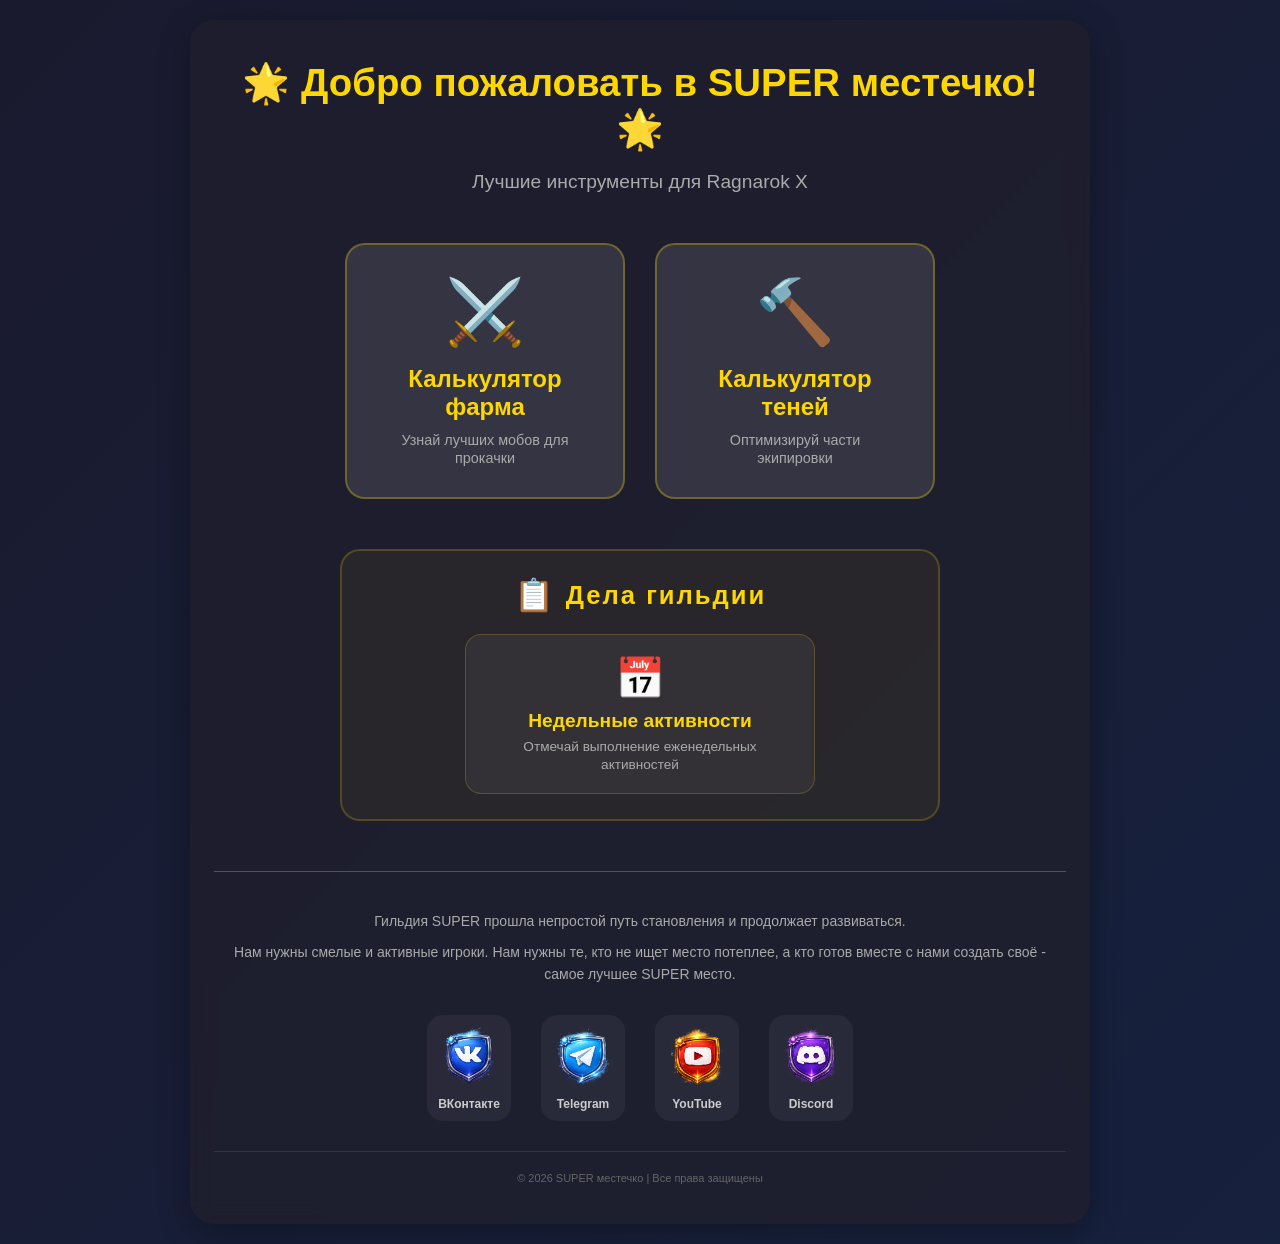
<file: index.html>
<!DOCTYPE html>
<html lang="ru">
<head>
    <link rel="icon" type="image/png" href="favicon.png">
    <meta charset="UTF-8">
    <meta name="viewport" content="width=device-width, initial-scale=1.0">
    <title>SUPER местечко - ROX Tools</title>
    <link rel="stylesheet" href="style.css">
</head>
<body>
    <div class="container hero">
        <h1>🌟 Добро пожаловать в SUPER местечко! 🌟</h1>
        <p class="subtitle">Лучшие инструменты для Ragnarok X</p>
        
        <div class="hero-buttons">
            <a href="farm.html" class="hero-btn farm-btn">
                <span class="btn-icon">⚔️</span>
                <span class="btn-title">Калькулятор фарма</span>
                <span class="btn-desc">Узнай лучших мобов для прокачки</span>
            </a>
            <a href="shadow.html" class="hero-btn shadow-btn">
                <span class="btn-icon">🔨</span>
                <span class="btn-title">Калькулятор теней</span>
                <span class="btn-desc">Оптимизируй части экипировки</span>
            </a>
        </div>
        
        <!-- Новая секция - Дела гильдии -->
        <div class="guild-section">
            <div class="guild-header">
                <span class="guild-icon">📋</span>
                <span class="guild-title">Дела гильдии</span>
            </div>
            <div class="guild-links">
                <a href="week/week.html" class="guild-btn">
                    <span class="guild-btn-icon">📅</span>
                    <span class="guild-btn-title">Недельные активности</span>
                    <span class="guild-btn-desc">Отмечай выполнение еженедельных активностей</span>
                </a>
            </div>
        </div>
        
        <footer class="hero-footer">
            <div class="footer-text">
                <p>Гильдия SUPER прошла непростой путь становления и продолжает развиваться.</p>
                <p>Нам нужны смелые и активные игроки. Нам нужны те, кто не ищет место потеплее, а кто готов вместе с нами создать своё - самое лучшее SUPER место.</p>
            </div>
            
            <div class="social-links">
                <a href="https://vk.com/super_rox" target="_blank" class="social-link">
                    <img src="img/vk.png" alt="VK" class="social-icon">
                    <span>ВКонтакте</span>
                </a>
                <a href="https://t.me/SUPERguildRO" target="_blank" class="social-link">
                    <img src="img/tg.png" alt="Telegram" class="social-icon">
                    <span>Telegram</span>
                </a>
                <a href="https://www.youtube.com/EzyGames" target="_blank" class="social-link">
                    <img src="img/yt.png" alt="YouTube" class="social-icon">
                    <span>YouTube</span>
                </a>
                <a href="https://discord.gg/63xw9FbPA7" target="_blank" class="social-link">
                    <img src="img/ds.png" alt="Discord" class="social-icon">
                    <span>Discord</span>
                </a>
            </div>
            
            <div class="footer-copyright">
                <p>© 2026 SUPER местечко | Все права защищены</p>
            </div>
        </footer>
    </div>
</body>
</html>
</file>
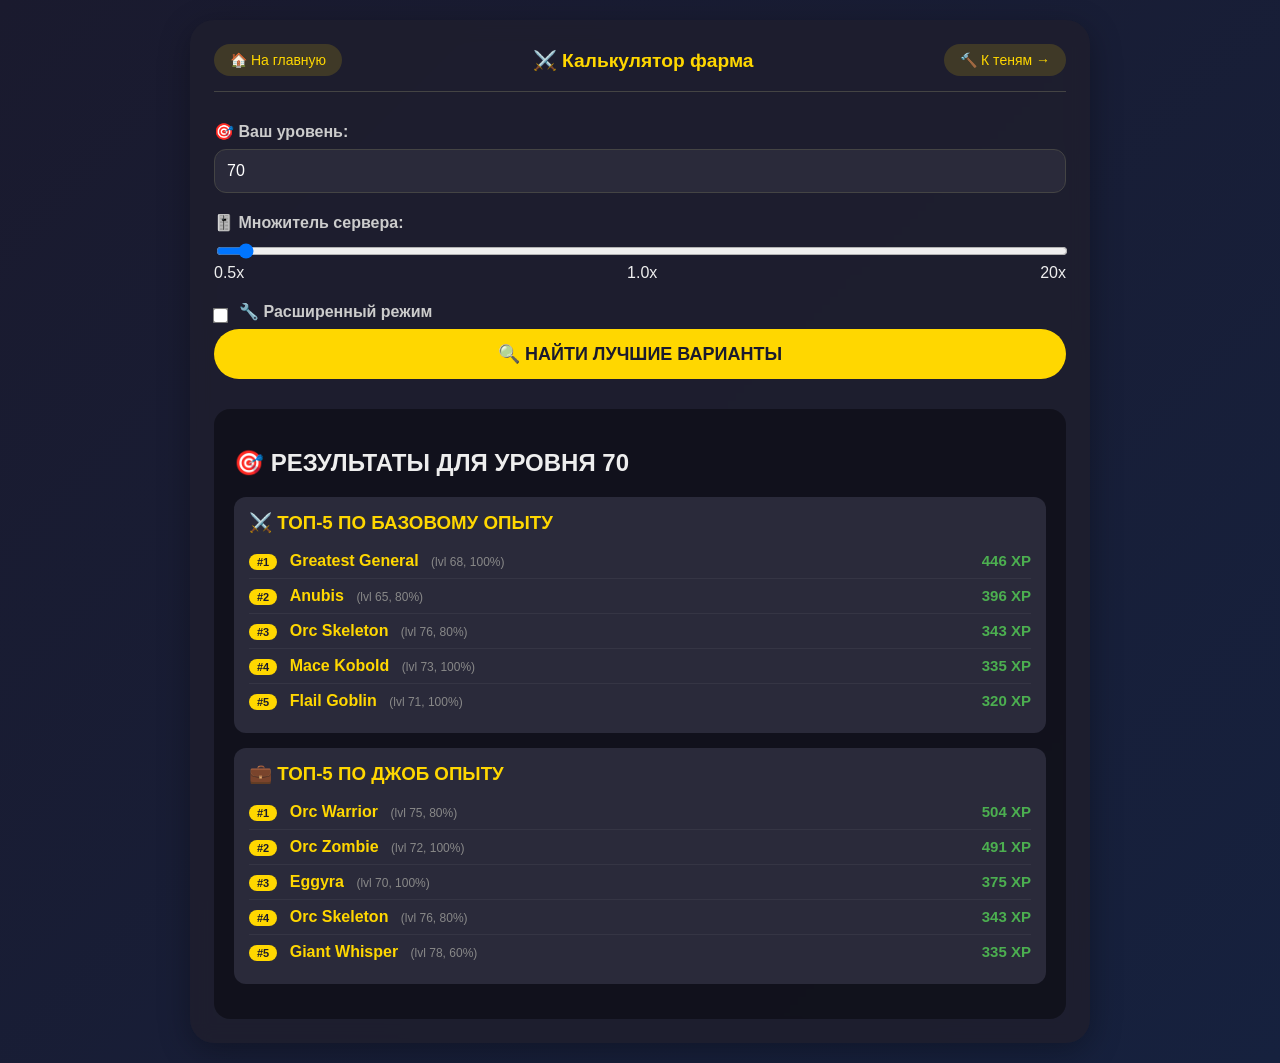
<file: farm.html>
<!DOCTYPE html>
<html lang="ru">
<head>
    <link rel="icon" type="image/png" href="favicon.png">
    <meta charset="UTF-8">
    <meta name="viewport" content="width=device-width, initial-scale=1.0">
    <title>Калькулятор фарма - SUPER местечко</title>
    <link rel="stylesheet" href="style.css">
</head>
<body>
    <div class="container">
        <div class="nav-bar">
            <a href="index.html" class="home-btn">🏠 На главную</a>
            <span class="page-title">⚔️ Калькулятор фарма</span>
            <a href="shadow.html" class="switch-btn">🔨 К теням →</a>
        </div>
        
        <div class="input-group">
            <label>🎯 Ваш уровень:</label>
            <input type="number" id="playerLevel" value="70" min="1" max="150">
        </div>
        
        <div class="input-group">
            <label>🎚️ Множитель сервера:</label>
            <input type="range" id="serverBonus" min="0.5" max="20" step="0.1" value="1.0">
            <div class="flex-between">
                <span>0.5x</span>
                <span id="serverBonusValue">1.0x</span>
                <span>20x</span>
            </div>
        </div>
        
        <div class="switch">
            <input type="checkbox" id="advancedMode">
            <label>🔧 Расширенный режим</label>
        </div>
        
        <div id="advancedPanel" class="advanced-panel">
            <!-- Выбор моба -->
            <div class="row">
                <div class="input-group">
                    <label>📏 Размер моба:</label>
                    <select id="monsterSize">
                        <option value="small">Маленький [S]</option>
                        <option value="medium" selected>Средний [M]</option>
                        <option value="large">Большой [L]</option>
                    </select>
                </div>
                <div class="input-group">
                    <label>👾 Моб:</label>
                    <select id="monsterSelect">
                        <option value="">Загружаем...</option>
                    </select>
                </div>
            </div>
            
            <!-- Параметры пати -->
            <div class="row">
                <div class="input-group">
                    <label>👥 Человек в пати:</label>
                    <select id="partySize">
                        <option value="1">1</option>
                        <option value="2">2</option>
                        <option value="3">3</option>
                        <option value="4">4</option>
                        <option value="5" selected>5</option>
                    </select>
                </div>
                <div class="input-group">
                    <label>🎭 Разных классов в пати:</label>
                    <select id="classVariety">
                        <option value="1">1</option>
                        <option value="2">2</option>
                        <option value="3">3</option>
                        <option value="4">4</option>
                        <option value="5">5</option>
                    </select>
                </div>
            </div>
            
            <div class="input-group">
                <label>⏱️ Время на убийство моба (сек):</label>
                <input type="number" id="killTime" min="0.1" step="0.1" value="5.0">
                <div class="odin-info">
                    💡 Если вы убиваете монстров в пати, то нужно посчитать. Например, если каждый из 5 членов группы убивает одного монстра за 3 секунды, то получается, что вы убиваете вместе одного моба за 0.6 сек.
                </div>
            </div>
        </div>
        
        <button id="calculateBtn" style="background: #ffd700;">🔍 НАЙТИ ЛУЧШИЕ ВАРИАНТЫ</button>
        
        <div id="results" class="results">
            <div style="text-align: center; color: #888;">Введите уровень и нажмите кнопку</div>
        </div>
    </div>

    <script src="farm.js"></script>
</body>
</html>
</file>
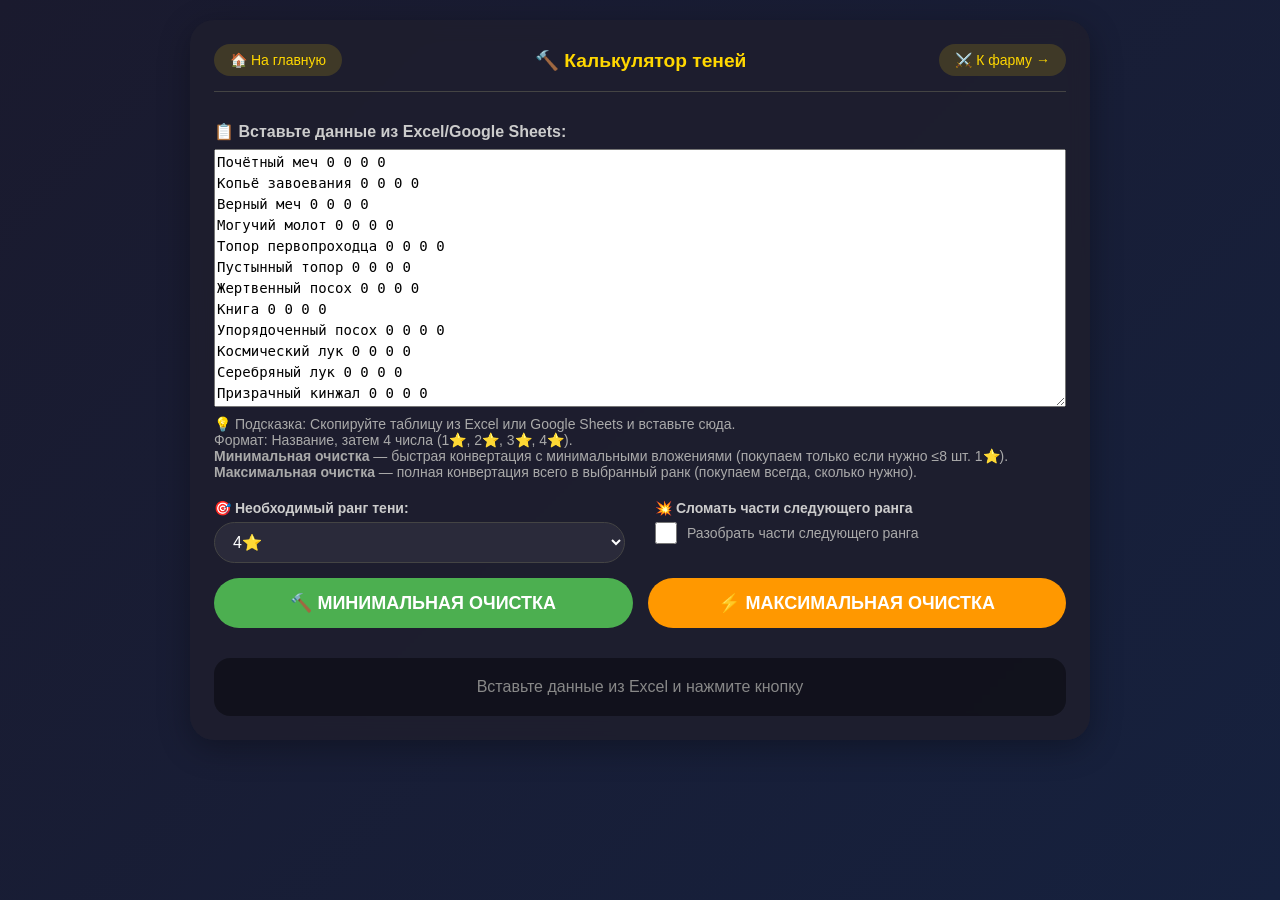
<file: shadow.html>
<!DOCTYPE html>
<html lang="ru">
<head>
    <link rel="icon" type="image/png" href="favicon.png">
    <meta charset="UTF-8">
    <meta name="viewport" content="width=device-width, initial-scale=1.0">
    <title>Калькулятор теней - SUPER местечко</title>
    <link rel="stylesheet" href="style.css">
</head>
<body>
    <div class="container">
        <div class="nav-bar">
            <a href="index.html" class="home-btn">🏠 На главную</a>
            <span class="page-title">🔨 Калькулятор теней</span>
            <a href="farm.html" class="switch-btn">⚔️ К фарму →</a>
        </div>
        
        <div class="input-group">
            <label>📋 Вставьте данные из Excel/Google Sheets:</label>
            <textarea id="dataInput" rows="12"></textarea>
            <div class="odin-info">
                💡 Подсказка: Скопируйте таблицу из Excel или Google Sheets и вставьте сюда.<br>
                Формат: Название, затем 4 числа (1⭐, 2⭐, 3⭐, 4⭐).<br>
                <strong>Минимальная очистка</strong> — быстрая конвертация с минимальными вложениями (покупаем только если нужно ≤8 шт. 1⭐).<br>
                <strong>Максимальная очистка</strong> — полная конвертация всего в выбранный ранк (покупаем всегда, сколько нужно).
            </div>
        </div>
        
        <div class="controls-row">
            <div class="controls-top">
                <div class="rank-selector">
                    <label for="targetRank">🎯 Необходимый ранг тени:</label>
                    <select id="targetRank">
                        <option value="2">2⭐</option>
                        <option value="3">3⭐</option>
                        <option value="4" selected>4⭐</option>
                    </select>
                </div>
                
                <div class="break-selector">
                    <label for="breakHigher">💥 Сломать части следующего ранга</label>
                    <div class="checkbox-wrapper">
                        <input type="checkbox" id="breakHigher">
                        <span>Разобрать части следующего ранга</span>
                    </div>
                </div>
            </div>
            
            <div class="controls-buttons">
                <button id="loadBtnMin" class="btn-min">🔨 МИНИМАЛЬНАЯ ОЧИСТКА</button>
                <button id="loadBtnFull" class="btn-full">⚡ МАКСИМАЛЬНАЯ ОЧИСТКА</button>
            </div>
        </div>
        
        <div id="craftResults" class="results">
            <div style="text-align: center; color: #888;">Вставьте данные из Excel и нажмите кнопку</div>
        </div>
    </div>

    <script src="shadow.js"></script>
    
    <script>
        // Автозаполнение текстового поля при загрузке
        document.addEventListener('DOMContentLoaded', async function() {
            try {
                const response = await fetch('shadow.json');
                const data = await response.json();
                const defaultText = data.items.map(item => `${item.name} 0 0 0 0`).join('\n');
                document.getElementById('dataInput').value = defaultText;
            } catch (e) {
                console.log('Не удалось загрузить shadow.json для автозаполнения');
            }
        });

        document.getElementById('loadBtnMin').addEventListener('click', () => {
            if (typeof window.loadDataMin === 'function') {
                const targetRank = parseInt(document.getElementById('targetRank').value);
                const breakHigher = document.getElementById('breakHigher').checked;
                window.loadDataMin(targetRank, breakHigher);
            } else {
                alert('Ошибка: калькулятор не загружен');
            }
        });
        
        document.getElementById('loadBtnFull').addEventListener('click', () => {
            if (typeof window.loadDataFull === 'function') {
                const targetRank = parseInt(document.getElementById('targetRank').value);
                const breakHigher = document.getElementById('breakHigher').checked;
                window.loadDataFull(targetRank, breakHigher);
            } else {
                alert('Ошибка: калькулятор не загружен');
            }
        });
    </script>
</body>
</html>
</file>
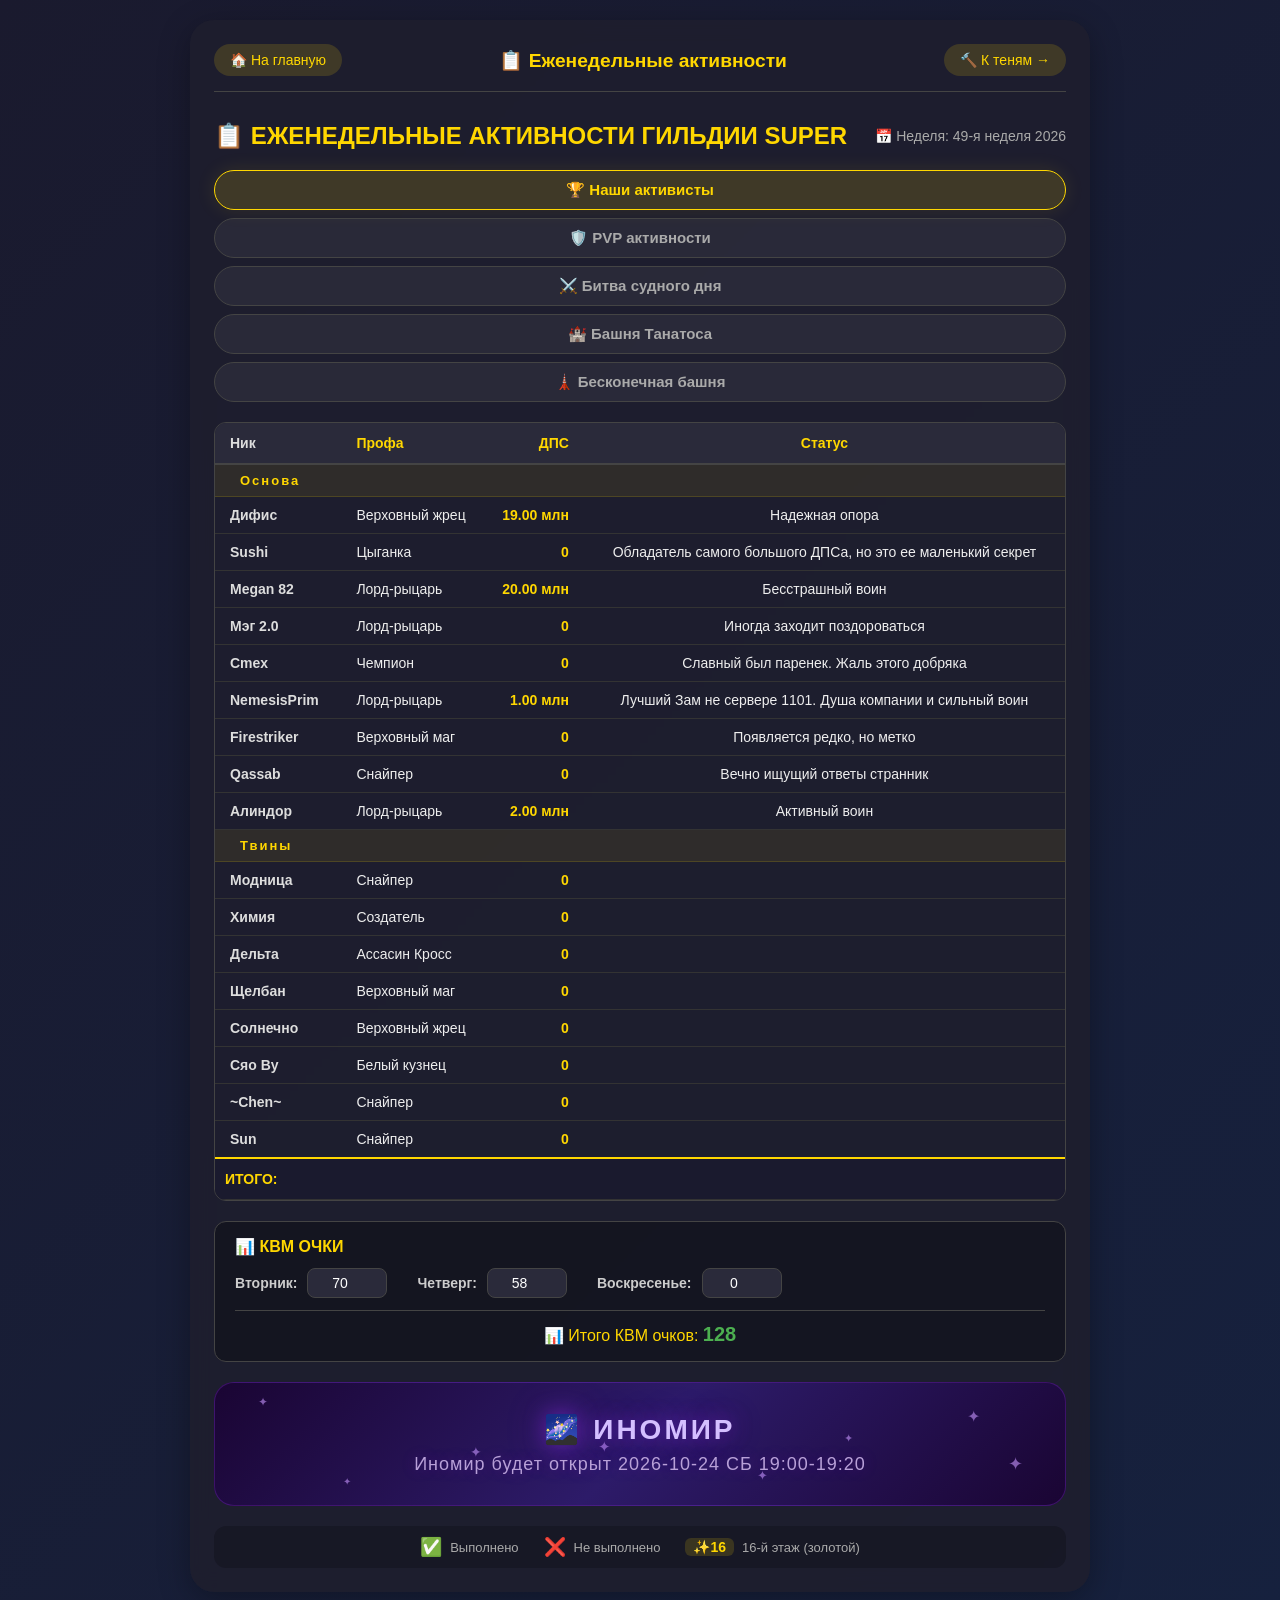
<file: week/week.html>
<!DOCTYPE html>
<html lang="ru">
<head>
    <link rel="icon" type="image/png" href="../favicon.png">
    <meta charset="UTF-8">
    <meta name="viewport" content="width=device-width, initial-scale=1.0">
    <title>Дела гильдии - SUPER местечко</title>
    <link rel="stylesheet" href="../style.css">
    <link rel="stylesheet" href="week.css">
</head>
<body>
    <div class="container">
        <div class="nav-bar">
            <a href="../index.html" class="home-btn">🏠 На главную</a>
            <span class="page-title">📋 Еженедельные активности</span>
            <a href="../shadow.html" class="switch-btn">🔨 К теням →</a>
        </div>

        <div class="week-header">
            <h1>📋 ЕЖЕНЕДЕЛЬНЫЕ АКТИВНОСТИ ГИЛЬДИИ SUPER</h1>
            <div class="week-controls">
                <div class="controls-left">
                    <button id="applyBtn" class="save-btn save-apply" style="display:none;">💾 Применить</button>
                </div>
                <div class="controls-right">
                    <span id="weekInfo" class="week-info">📅 Неделя: Загрузка...</span>
                </div>
            </div>
        </div>

        <!-- Вкладки -->
        <div class="tabs">
            <button class="tab-btn active" data-tab="activists">🏆 Наши активисты</button>
            <button class="tab-btn" data-tab="guild">🛡️ PVP активности</button>
            <button class="tab-btn" data-tab="doomsday">⚔️ Битва судного дня</button>
            <button class="tab-btn" data-tab="thanatos">🏰 Башня Танатоса</button>
            <button class="tab-btn" data-tab="tower">🗼 Бесконечная башня</button>
        </div>

        <!-- Контейнер для таблиц -->
        <div id="tableContainer">
            <div style="text-align: center; color: #888; padding: 40px;">Загрузка данных...</div>
        </div>

        <!-- КВМ Очки -->
        <div class="kvm-section">
            <h3>📊 КВМ ОЧКИ</h3>
            <div class="kvm-row">
                <div class="kvm-item">
                    <label>Вторник:</label>
                    <input type="number" id="kvmTuePoints" min="0" max="9999" value="0" oninput="updateKvmTotal()">
                </div>
                <div class="kvm-item">
                    <label>Четверг:</label>
                    <input type="number" id="kvmThuPoints" min="0" max="9999" value="0" oninput="updateKvmTotal()">
                </div>
                <div class="kvm-item">
                    <label>Воскресенье:</label>
                    <input type="number" id="kvmSunPoints" min="0" max="9999" value="0" oninput="updateKvmTotal()">
                </div>
            </div>
            <div class="kvm-total" id="kvmTotal">
                <span>📊 Итого КВМ очков: <strong id="kvmTotalSum">0</strong></span>
            </div>
        </div>

        <!-- Иномир -->
        <div class="otherworld-section">
            <div class="otherworld-cloud" id="otherworldCloud">
                <div class="particles">
                    <span class="particle">✦</span><span class="particle">✦</span>
                    <span class="particle">✦</span><span class="particle">✦</span>
                    <span class="particle">✦</span><span class="particle">✦</span>
                    <span class="particle">✦</span><span class="particle">✦</span>
                </div>
                <div class="otherworld-content">
                    <div class="otherworld-title" id="otherworldTitle">🌌 ИНОМИР</div>
                    <div class="otherworld-info" id="otherworldInfo">Набирает силы...</div>
                </div>
            </div>

            <!-- Редактор Иномира (только в dynamic) -->
            <div id="otherworldEditor" class="otherworld-editor" style="display:none;">
                <h3>⚙️ Настройка Иномира</h3>
                <div class="editor-row">
                    <label>Дата:</label>
                    <input type="date" id="owDate">
                </div>
                <div class="editor-row">
                    <label>День недели:</label>
                    <select id="owDay">
                        <option value="">—</option>
                        <option value="ПН">Понедельник</option>
                        <option value="ВТ">Вторник</option>
                        <option value="СР">Среда</option>
                        <option value="ЧТ">Четверг</option>
                        <option value="ПТ">Пятница</option>
                        <option value="СБ">Суббота</option>
                        <option value="ВС">Воскресенье</option>
                    </select>
                </div>
                <div class="editor-row">
                    <label>Время:</label>
                    <select id="owTime"></select>
                </div>
                <div class="editor-row">
                    <label>
                        <input type="checkbox" id="owActive"> Активно
                    </label>
                </div>
            </div>
        </div>

        <div class="legend">
            <span class="legend-item">
                <span class="legend-symbol symbol-ok">✅</span> Выполнено
            </span>
            <span class="legend-item">
                <span class="legend-symbol symbol-no">❌</span> Не выполнено
            </span>
            <span class="legend-item tower-legend">
                <span class="legend-symbol symbol-gold">✨16</span> 16-й этаж (золотой)
            </span>
        </div>
    </div>

    <script src="week.js"></script>
</body>
</html>
</file>
<file: style.css>
* {
    box-sizing: border-box;
}

body {
    font-family: -apple-system, BlinkMacSystemFont, 'Segoe UI', Roboto, sans-serif;
    background: linear-gradient(135deg, #1a1a2e 0%, #16213e 100%);
    min-height: 100vh;
    margin: 0;
    padding: 20px;
    color: #eee;
}

.container {
    max-width: 900px;
    margin: 0 auto;
    background: rgba(30, 30, 46, 0.9);
    border-radius: 24px;
    padding: 24px;
    backdrop-filter: blur(10px);
    box-shadow: 0 8px 32px rgba(0,0,0,0.3);
}

/* ========== ГЛАВНАЯ СТРАНИЦА ========== */
.hero {
    text-align: center;
    padding: 40px 24px;
}

.hero h1 {
    font-size: 2.4em;
    margin-bottom: 10px;
}

.subtitle {
    font-size: 1.2em;
    color: #aaa;
    margin-bottom: 50px;
}

.hero-buttons {
    display: flex;
    gap: 30px;
    justify-content: center;
    flex-wrap: wrap;
    margin-bottom: 50px;
}

.hero-btn {
    background: rgba(255, 255, 255, 0.1);
    border: 2px solid rgba(255, 215, 0, 0.3);
    border-radius: 20px;
    padding: 30px 40px;
    text-decoration: none;
    color: white;
    transition: all 0.3s ease;
    width: 280px;
    text-align: center;
}

.hero-btn:hover {
    transform: translateY(-5px);
    border-color: #ffd700;
    background: rgba(255, 215, 0, 0.1);
    box-shadow: 0 10px 30px rgba(255, 215, 0, 0.2);
}

.btn-icon {
    font-size: 4em;
    display: block;
    margin-bottom: 15px;
}

.btn-title {
    font-size: 1.5em;
    font-weight: bold;
    display: block;
    margin-bottom: 10px;
    color: #ffd700;
}

.btn-desc {
    font-size: 0.9em;
    color: #aaa;
}

.hero-footer {
    margin-top: 40px;
    padding-top: 20px;
    border-top: 1px solid #444;
    color: #666;
    font-size: 0.8em;
}

/* ========== НАВИГАЦИЯ ========== */
.nav-bar {
    display: flex;
    justify-content: space-between;
    align-items: center;
    margin-bottom: 30px;
    padding-bottom: 15px;
    border-bottom: 1px solid #444;
    flex-wrap: wrap;
    gap: 10px;
}

.home-btn, .switch-btn {
    background: rgba(255, 215, 0, 0.15);
    padding: 8px 16px;
    border-radius: 20px;
    text-decoration: none;
    color: #ffd700;
    font-size: 14px;
    transition: all 0.2s;
}

.home-btn:hover, .switch-btn:hover {
    background: rgba(255, 215, 0, 0.3);
}

.page-title {
    font-size: 1.2em;
    font-weight: bold;
    color: #ffd700;
}

/* ========== ОБЩИЕ СТИЛИ ========== */
h1 {
    text-align: center;
    margin-top: 0;
    color: #ffd700;
}

.input-group {
    margin-bottom: 20px;
}

label {
    display: block;
    margin-bottom: 8px;
    font-weight: bold;
    color: #ccc;
}

input, select {
    width: 100%;
    padding: 12px;
    border-radius: 12px;
    border: 1px solid #444;
    background: #2a2a3a;
    color: white;
    font-size: 16px;
}

input[type="range"] {
    padding: 0;
}

.row {
    display: flex;
    gap: 15px;
    flex-wrap: wrap;
}

.row > * {
    flex: 1;
}

.switch {
    display: flex;
    align-items: center;
    gap: 12px;
    cursor: pointer;
}

.switch input {
    width: auto;
    transform: scale(1.2);
    margin: 0;
}

.advanced-panel {
    display: none;
    margin-top: 20px;
    padding: 20px;
    background: rgba(0,0,0,0.3);
    border-radius: 16px;
}

.advanced-panel.show {
    display: block;
}

.results {
    margin-top: 30px;
    padding: 20px;
    background: rgba(0,0,0,0.4);
    border-radius: 16px;
}

.result-card {
    background: #2a2a3a;
    border-radius: 12px;
    padding: 15px;
    margin-bottom: 15px;
}

.result-card h3 {
    margin: 0 0 10px 0;
    color: #ffd700;
}

.monster-item, .craft-item {
    display: flex;
    justify-content: space-between;
    align-items: center;
    padding: 8px 0;
    border-bottom: 1px solid #444;
}

.monster-name, .craft-name {
    font-weight: bold;
}

.monster-exp, .craft-stats {
    color: #4caf50;
    font-weight: bold;
}

.monster-penalty {
    font-size: 12px;
    color: #888;
    margin-left: 8px;
}

button {
    background: #ffd700;
    color: #1a1a2e;
    border: none;
    padding: 14px 28px;
    border-radius: 40px;
    font-size: 18px;
    font-weight: bold;
    cursor: pointer;
    width: 100%;
    transition: transform 0.1s;
}

button:active {
    transform: scale(0.98);
}

.flex-between {
    display: flex;
    justify-content: space-between;
    align-items: center;
}

.odin-info {
    font-size: 14px;
    color: #aaa;
    margin-top: 5px;
}

.badge {
    background: #ffd700;
    color: #1a1a2e;
    padding: 2px 8px;
    border-radius: 20px;
    font-size: 11px;
    font-weight: bold;
    margin-right: 8px;
}

/* Увеличенные иконки в таблице */
.craft-img {
    width: 80px;
    text-align: center;
    padding: 8px;
}

.item-icon {
    width: 64px;
    height: 64px;
    object-fit: contain;
    border-radius: 12px;
    background: rgba(0,0,0,0.3);
    padding: 8px;
    transition: transform 0.2s;
}

.item-icon:hover {
    transform: scale(1.1);
}

/* Растянутое поле ввода */
#dataInput {
    width: 100%;
    font-family: monospace;
    font-size: 14px;
    line-height: 1.5;
    resize: vertical;
}

/* Детали конвертации */
.detail-row {
    background: rgba(0,0,0,0.2);
}

.detail-cell {
    padding: 10px !important;
}

.detail-steps {
    font-size: 12px;
    color: #aaa;
    padding: 8px;
    background: rgba(0,0,0,0.3);
    border-radius: 8px;
}

.detail-steps div {
    padding: 4px 0;
    font-family: monospace;
}

details summary {
    cursor: pointer;
    color: #ffd700;
    font-size: 12px;
}

details summary:hover {
    text-decoration: underline;
}

/* Увеличенные ячейки таблицы */
.craft-table th, .craft-table td {
    padding: 12px 8px;
    vertical-align: middle;
}

.craft-name {
    font-weight: bold;
    font-size: 14px;
}

.craft-orig, .craft-gain, .craft-need {
    text-align: center;
    font-size: 14px;
}

.craft-gain {
    color: #4caf50;
    font-weight: bold;
}

.craft-need {
    color: #ff9800;
    font-weight: bold;
}

.craft-total {
    color: #ffd700;
    font-weight: bold;
    font-size: 16px;
}

/* ========== ФУТЕР ========== */
.hero-footer {
    margin-top: 50px;
    padding-top: 30px;
    border-top: 1px solid rgba(255, 215, 0, 0.3);
}

.footer-text {
    text-align: center;
    margin-bottom: 30px;
    color: #aaa;
    font-size: 14px;
    line-height: 1.6;
}

.footer-text p {
    margin: 8px 0;
}

.social-links {
    display: flex;
    justify-content: center;
    gap: 30px;
    flex-wrap: wrap;
    margin-bottom: 30px;
}

.social-link {
    display: flex;
    flex-direction: column;
    align-items: center;
    gap: 8px;
    text-decoration: none;
    color: #ccc;
    transition: all 0.3s ease;
    padding: 10px;
    border-radius: 16px;
    background: rgba(255, 255, 255, 0.05);
    min-width: 80px;
}

.social-link:hover {
    transform: translateY(-5px);
    background: rgba(255, 215, 0, 0.15);
    color: #ffd700;
}

.social-icon {
    width: 64px;
    height: 64px;
    object-fit: contain;
    border-radius: 16px;
}

.social-link span {
    font-size: 12px;
    font-weight: bold;
}

.footer-copyright {
    text-align: center;
    color: #666;
    font-size: 11px;
    padding-top: 20px;
    border-top: 1px solid rgba(255, 255, 255, 0.1);
}

.footer-copyright p {
    margin: 0;
}

@media (max-width: 600px) {
    .social-links {
        gap: 15px;
    }
    .social-link {
        min-width: 60px;
        padding: 6px;
    }
    .social-icon {
        width: 48px;
        height: 48px;
    }
    .social-link span {
        font-size: 10px;
    }
    .footer-text {
        font-size: 12px;
    }
}

/* Подсветка строк с остатками */
.alert-row {
    background: rgba(255, 0, 0, 0.2) !important;
    border-left: 3px solid #ff4444;
}

.alert-row:hover {
    background: rgba(255, 0, 0, 0.3) !important;
}

/* Дополнительно: можно добавить иконку предупреждения */
.alert-row .craft-name::before {
    content: "⚠️ ";
    font-size: 14px;
}

/* Добавляем в конец файла style.css */

/* Новая верстка с выпадающим списком и чекбоксом */
.controls-row {
    display: flex;
    flex-direction: column;
    gap: 15px;
    margin: 15px 0;
}

.controls-top {
    display: flex;
    flex-wrap: wrap;
    gap: 30px;
    align-items: flex-start;
}

.controls-top .rank-selector {
    display: flex;
    flex-direction: column;
    gap: 6px;
    flex: 1 1 200px;
    min-width: 180px;
}

.controls-top .rank-selector label {
    margin: 0;
    font-weight: bold;
    color: #ccc;
    font-size: 14px;
}

.controls-top .rank-selector select {
    padding: 10px 14px;
    border-radius: 40px;
    border: 1px solid #444;
    background: #2a2a3a;
    color: white;
    font-size: 16px;
    cursor: pointer;
    width: 100%;
}

.controls-top .break-selector {
    display: flex;
    flex-direction: column;
    gap: 6px;
    flex: 1 1 200px;
    min-width: 180px;
}

.controls-top .break-selector label {
    margin: 0;
    font-weight: bold;
    color: #ccc;
    font-size: 14px;
}

.controls-top .break-selector .checkbox-wrapper {
    display: flex;
    align-items: center;
    gap: 10px;
}

.controls-top .break-selector input[type="checkbox"] {
    width: 22px;
    height: 22px;
    cursor: pointer;
    accent-color: #ffd700;
    flex: 0 0 auto;
    margin: 0;
}

.controls-top .break-selector .checkbox-wrapper span {
    color: #aaa;
    font-size: 14px;
}

.controls-buttons {
    display: flex;
    gap: 15px;
    flex-wrap: wrap;
}

.controls-buttons .btn-min {
    background: #4caf50;
    flex: 1 1 200px;
    min-width: 180px;
    padding: 14px 28px;
    border: none;
    border-radius: 40px;
    font-size: 18px;
    font-weight: bold;
    cursor: pointer;
    color: white;
    transition: transform 0.1s;
}

.controls-buttons .btn-min:hover {
    opacity: 0.9;
}

.controls-buttons .btn-full {
    background: #ff9800;
    flex: 1 1 200px;
    min-width: 180px;
    padding: 14px 28px;
    border: none;
    border-radius: 40px;
    font-size: 18px;
    font-weight: bold;
    cursor: pointer;
    color: white;
    transition: transform 0.1s;
}

.controls-buttons .btn-full:hover {
    opacity: 0.9;
}

.controls-buttons button:active {
    transform: scale(0.98);
}

/* Адаптация для мобильных устройств */
@media (max-width: 600px) {
    .controls-top {
        flex-direction: column;
        gap: 15px;
    }
    
    .controls-top .rank-selector,
    .controls-top .break-selector {
        flex: 1 1 auto;
        min-width: unset;
        width: 100%;
    }
    
    .controls-buttons {
        flex-direction: column;
    }
    
    .controls-buttons .btn-min,
    .controls-buttons .btn-full {
        flex: 1 1 auto;
        min-width: unset;
        width: 100%;
    }
}
/* Стили для расширенного режима */
#advancedPanel .row {
    display: flex;
    gap: 15px;
    flex-wrap: wrap;
}

#advancedPanel .row > * {
    flex: 1;
    min-width: 150px;
}

#advancedPanel select,
#advancedPanel input[type="number"] {
    width: 100%;
    padding: 10px 14px;
    border-radius: 12px;
    border: 1px solid #444;
    background: #2a2a3a;
    color: white;
    font-size: 15px;
}

#advancedPanel .odin-info {
    font-size: 13px;
    color: #aaa;
    margin-top: 8px;
    padding: 10px;
    background: rgba(0,0,0,0.2);
    border-radius: 8px;
    border-left: 3px solid #ffd700;
}

/* Результаты в расширенном режиме */
.result-card .monster-item {
    display: flex;
    justify-content: space-between;
    align-items: center;
    padding: 8px 0;
    border-bottom: 1px solid rgba(255,255,255,0.05);
}

.result-card .monster-item:last-child {
    border-bottom: none;
}

.result-card .monster-name {
    font-weight: bold;
    color: #ffd700;
}

.result-card .monster-exp {
    color: #4caf50;
    font-weight: bold;
    font-size: 15px;
}

.result-card .monster-penalty {
    font-size: 12px;
    color: #888;
    margin-left: 8px;
}

/* Поля ввода в результатах */
#results .input-group {
    margin-bottom: 12px;
}

#results .input-group label {
    font-size: 14px;
    color: #aaa;
    margin-bottom: 4px;
}

#results .input-group input {
    width: 100%;
    padding: 10px 14px;
    border-radius: 12px;
    border: 1px solid #444;
    background: #2a2a3a;
    color: white;
    font-size: 15px;
}

#results .input-group input:focus {
    outline: none;
    border-color: #ffd700;
}

/* Адаптация для мобильных */
@media (max-width: 600px) {
    #advancedPanel .row {
        flex-direction: column;
        gap: 10px;
    }
    
    #advancedPanel .row > * {
        min-width: unset;
    }
}

/* ========== СЕКЦИЯ "ДЕЛА ГИЛЬДИИ" НА ГЛАВНОЙ ========== */
.guild-section {
    margin: 30px auto 40px;
    max-width: 600px;
    background: rgba(255, 215, 0, 0.05);
    border: 2px solid rgba(255, 215, 0, 0.2);
    border-radius: 20px;
    padding: 25px 30px;
    transition: all 0.3s ease;
}

.guild-section:hover {
    border-color: rgba(255, 215, 0, 0.4);
    background: rgba(255, 215, 0, 0.08);
    box-shadow: 0 10px 30px rgba(255, 215, 0, 0.1);
}

.guild-header {
    display: flex;
    align-items: center;
    justify-content: center;
    gap: 12px;
    margin-bottom: 20px;
}

.guild-icon {
    font-size: 2em;
}

.guild-title {
    font-size: 1.6em;
    font-weight: bold;
    color: #ffd700;
    letter-spacing: 2px;
}

.guild-links {
    display: flex;
    justify-content: center;
}

.guild-btn {
    background: rgba(255, 255, 255, 0.05);
    border: 1px solid rgba(255, 215, 0, 0.2);
    border-radius: 16px;
    padding: 20px 30px;
    text-decoration: none;
    color: white;
    transition: all 0.3s ease;
    text-align: center;
    width: 100%;
    max-width: 350px;
}

.guild-btn:hover {
    transform: translateY(-3px);
    border-color: #ffd700;
    background: rgba(255, 215, 0, 0.1);
    box-shadow: 0 8px 25px rgba(255, 215, 0, 0.15);
}

.guild-btn-icon {
    font-size: 2.5em;
    display: block;
    margin-bottom: 8px;
}

.guild-btn-title {
    font-size: 1.2em;
    font-weight: bold;
    display: block;
    color: #ffd700;
    margin-bottom: 5px;
}

.guild-btn-desc {
    font-size: 0.85em;
    color: #aaa;
}

@media (max-width: 600px) {
    .guild-section {
        padding: 20px;
        margin: 20px 10px;
    }
    
    .guild-title {
        font-size: 1.3em;
    }
    
    .guild-btn {
        padding: 15px 20px;
    }
}
</file>
<file: week/week.css>
/* Стили для страницы недельных активностей */

.week-header {
    display: flex;
    justify-content: space-between;
    align-items: center;
    flex-wrap: wrap;
    gap: 15px;
    margin-bottom: 20px;
}

.week-header h1 {
    margin: 0;
    font-size: 1.5em;
    color: #ffd700;
}

.week-controls {
    display: flex;
    align-items: center;
    gap: 15px;
    flex-wrap: wrap;
}

.week-info {
    color: #aaa;
    font-size: 14px;
    white-space: nowrap;
}

/* Вкладки */
.tabs {
    display: flex;
    gap: 8px;
    margin: 15px 0 20px 0;
    flex-wrap: wrap;
}

.tab-btn {
    background: rgba(255, 255, 255, 0.05);
    color: #aaa;
    border: 1px solid #444;
    padding: 10px 24px;
    border-radius: 40px;
    font-size: 15px;
    font-weight: bold;
    cursor: pointer;
    transition: all 0.3s ease;
    white-space: nowrap;
}

.tab-btn:hover {
    background: rgba(255, 215, 0, 0.1);
    border-color: #ffd700;
}

.tab-btn.active {
    background: rgba(255, 215, 0, 0.15);
    color: #ffd700;
    border-color: #ffd700;
    box-shadow: 0 0 20px rgba(255, 215, 0, 0.1);
}

/* Таблица */
.week-table-wrapper {
    overflow-x: auto;
    margin: 15px 0;
    border-radius: 12px;
    border: 1px solid #444;
}

.week-table {
    width: 100%;
    border-collapse: collapse;
    font-size: 14px;
    min-width: 700px;
    user-select: none;
}

.week-table th {
    background: #2a2a3a;
    color: #ffd700;
    padding: 12px 10px;
    text-align: center;
    font-weight: bold;
    border-bottom: 2px solid #444;
    white-space: nowrap;
}

.week-table td {
    padding: 10px 8px;
    text-align: center;
    border-bottom: 1px solid #333;
    vertical-align: middle;
}

/* Заголовки групп */
.week-table .group-header td {
    background: rgba(255, 215, 0, 0.08);
    color: #ffd700;
    font-weight: bold;
    padding: 8px 10px;
    text-align: left;
    font-size: 13px;
    letter-spacing: 2px;
    border-bottom: 1px solid rgba(255, 215, 0, 0.15);
}

.week-table .group-header .group-name {
    display: inline-block;
    padding-left: 15px;
}

.week-table .group-header .group-controls {
    float: right;
    display: flex;
    align-items: center;
    gap: 10px;
}

.week-table .group-header .group-controls .add-input {
    padding: 4px 10px;
    border-radius: 6px;
    border: 1px solid #444;
    background: #2a2a3a;
    color: white;
    font-size: 12px;
    width: 130px;
}

.week-table .group-header .group-controls .add-input:focus {
    outline: none;
    border-color: #ffd700;
}

.week-table .group-header .group-controls .add-btn {
    background: #4caf50;
    color: white;
    border: none;
    padding: 4px 14px;
    border-radius: 6px;
    font-size: 12px;
    font-weight: bold;
    cursor: pointer;
    transition: opacity 0.2s;
}

.week-table .group-header .group-controls .add-btn:hover {
    opacity: 0.85;
}

.week-table .col-nick {
    text-align: left;
    padding-left: 15px;
    font-weight: bold;
    color: #ddd;
    white-space: nowrap;
    min-width: 120px;
}

/* Статусы */
.week-table .col-status {
    text-align: center;
    font-size: 20px;
    cursor: pointer;
    min-width: 50px;
    transition: opacity 0.2s;
    user-select: none;
    -webkit-user-select: none;
    -moz-user-select: none;
    -ms-user-select: none;
}

.week-table .col-status:hover {
    opacity: 0.7;
}

.week-table .col-status.status-0 {
    color: #ff4444;
}

.week-table .col-status.status-1 {
    color: #4caf50;
}

/* Башня - специальные стили для чисел */
.week-table .col-tower {
    text-align: center;
    font-size: 18px;
    font-weight: bold;
    cursor: pointer;
    min-width: 50px;
    user-select: none;
    -webkit-user-select: none;
    -moz-user-select: none;
    -ms-user-select: none;
    transition: opacity 0.2s;
}

.week-table .col-tower:hover {
    opacity: 0.7;
}

.week-table .col-tower.tower-no {
    color: #ff4444;
}

.week-table .col-tower.tower-wait {
    color: #ff9800;
}

.week-table .col-tower.tower-normal {
    color: #4caf50;
}

.week-table .col-tower.tower-gold {
    color: #ffd700;
    background: rgba(255, 215, 0, 0.15);
    border-radius: 8px;
    text-shadow: 0 0 20px rgba(255, 215, 0, 0.3);
    font-size: 20px;
}

.week-table .col-prof {
    text-align: left;
    padding-left: 10px;
    min-width: 80px;
}

.week-table .col-prof input {
    background: transparent;
    border: 1px solid #444;
    color: white;
    padding: 4px 8px;
    border-radius: 6px;
    width: 100%;
    max-width: 100px;
    font-size: 13px;
}

.week-table .col-prof input:focus {
    outline: none;
    border-color: #ffd700;
}

/* Строка итогов */
.week-table .total-row td {
    background: #1a1a2e;
    color: #ffd700;
    font-weight: bold;
    padding: 12px 10px;
    border-top: 2px solid #ffd700;
}

.week-table .total-row .col-nick {
    color: #ffd700;
}

/* КВМ Секция */
.kvm-section {
    margin: 20px 0;
    padding: 15px 20px;
    background: rgba(0,0,0,0.3);
    border-radius: 12px;
    border: 1px solid #444;
}

.kvm-section h3 {
    margin: 0 0 12px 0;
    color: #ffd700;
    font-size: 16px;
}

.kvm-row {
    display: flex;
    gap: 30px;
    flex-wrap: wrap;
}

.kvm-item {
    display: flex;
    align-items: center;
    gap: 10px;
}

.kvm-item label {
    color: #ccc;
    font-weight: bold;
    font-size: 14px;
    margin: 0;
}

.kvm-item input {
    width: 80px;
    padding: 6px 10px;
    border-radius: 8px;
    border: 1px solid #444;
    background: #2a2a3a;
    color: white;
    font-size: 14px;
    text-align: center;
}

.kvm-item input:focus {
    outline: none;
    border-color: #ffd700;
}

.kvm-total {
    margin-top: 12px;
    padding-top: 12px;
    border-top: 1px solid #444;
    text-align: center;
    font-size: 16px;
    color: #ffd700;
}

.kvm-total strong {
    font-size: 20px;
    color: #4caf50;
}

/* Иномир */
.otherworld-section {
    margin: 20px 0;
}

.otherworld-cloud {
    position: relative;
    padding: 30px 40px;
    border-radius: 20px;
    background: linear-gradient(135deg, #1a0533, #2d1b69, #1a0533);
    background-size: 200% 200%;
    animation: cloudPulse 4s ease-in-out infinite;
    text-align: center;
    overflow: hidden;
    border: 1px solid rgba(138, 43, 226, 0.3);
    min-height: 120px;
    display: flex;
    align-items: center;
    justify-content: center;
}

@keyframes cloudPulse {
    0% { background-position: 0% 50%; }
    50% { background-position: 100% 50%; }
    100% { background-position: 0% 50%; }
}

.otherworld-cloud .particles {
    position: absolute;
    top: 0;
    left: 0;
    width: 100%;
    height: 100%;
    pointer-events: none;
    overflow: hidden;
}

.otherworld-cloud .particle {
    position: absolute;
    color: rgba(200, 150, 255, 0.6);
    font-size: 14px;
    animation: particleFloat 6s ease-in-out infinite;
}

.particle:nth-child(1) { top: 10%; left: 5%; animation-delay: 0s; font-size: 12px; }
.particle:nth-child(2) { top: 20%; right: 10%; animation-delay: 0.8s; font-size: 16px; }
.particle:nth-child(3) { bottom: 15%; left: 15%; animation-delay: 1.6s; font-size: 10px; }
.particle:nth-child(4) { bottom: 25%; right: 5%; animation-delay: 2.4s; font-size: 18px; }
.particle:nth-child(5) { top: 50%; left: 30%; animation-delay: 3.2s; font-size: 14px; }
.particle:nth-child(6) { top: 40%; right: 25%; animation-delay: 0.4s; font-size: 11px; }
.particle:nth-child(7) { bottom: 40%; left: 45%; animation-delay: 1.2s; font-size: 15px; }
.particle:nth-child(8) { top: 70%; right: 35%; animation-delay: 2.0s; font-size: 13px; }

@keyframes particleFloat {
    0%, 100% { transform: translateY(0px) scale(1); opacity: 0.6; }
    25% { transform: translateY(-10px) scale(1.2); opacity: 1; }
    50% { transform: translateY(5px) scale(0.8); opacity: 0.8; }
    75% { transform: translateY(-5px) scale(1.1); opacity: 0.9; }
}

.otherworld-content {
    position: relative;
    z-index: 1;
}

.otherworld-title {
    font-size: 28px;
    font-weight: bold;
    color: #d4bfff;
    text-shadow: 0 0 20px rgba(138, 43, 226, 0.5), 0 0 40px rgba(138, 43, 226, 0.3);
    letter-spacing: 3px;
    margin-bottom: 8px;
}

.otherworld-info {
    font-size: 18px;
    color: #b8a0d8;
    text-shadow: 0 0 15px rgba(138, 43, 226, 0.3);
    letter-spacing: 1px;
}

/* Легенда */
.legend {
    display: flex;
    justify-content: center;
    gap: 25px;
    flex-wrap: wrap;
    margin-top: 20px;
    padding: 12px;
    background: rgba(0,0,0,0.2);
    border-radius: 12px;
}

.legend-item {
    display: flex;
    align-items: center;
    gap: 8px;
    color: #aaa;
    font-size: 13px;
}

.legend-symbol {
    font-size: 18px;
    line-height: 1;
}

.legend-symbol.symbol-ok {
    color: #4caf50;
}

.legend-symbol.symbol-no {
    color: #ff4444;
}

.legend-symbol.symbol-gold {
    color: #ffd700;
    background: rgba(255, 215, 0, 0.15);
    padding: 2px 8px;
    border-radius: 6px;
    font-weight: bold;
    font-size: 14px;
}

/* ===== Кнопка «Применить» ===== */
.save-apply {
    background: #4caf50;
    color: white;
}

/* ===== Кнопка «Исключить» в таблице ===== */
.col-remove {
    text-align: center;
    width: 60px;
}

.remove-btn {
    background: #f44336;
    color: white;
    border: none;
    padding: 6px 10px;
    border-radius: 6px;
    font-size: 12px;
    font-weight: bold;
    cursor: pointer;
    transition: opacity 0.2s;
}

.remove-btn:hover {
    opacity: 0.85;
}

/* ===== Поле ввода ДПС в башне ===== */
.col-dps input.dps-input {
    width: 100px;
    padding: 4px 8px;
    border-radius: 6px;
    border: 1px solid #444;
    background: #2a2a3a;
    color: #ffd700;
    font-size: 13px;
    text-align: right;
}

.col-dps input.dps-input:focus {
    outline: none;
    border-color: #ffd700;
}

/* ===== Редактор Иномира ===== */
.otherworld-editor {
    margin-top: 15px;
    padding: 15px 20px;
    background: rgba(0,0,0,0.3);
    border: 1px solid #444;
    border-radius: 12px;
}

.otherworld-editor h3 {
    margin: 0 0 12px 0;
    color: #ffd700;
    font-size: 15px;
}

.otherworld-editor .editor-row {
    display: flex;
    align-items: center;
    gap: 10px;
    margin-bottom: 10px;
}

.otherworld-editor .editor-row label {
    color: #ccc;
    font-size: 14px;
    margin: 0;
    min-width: 120px;
}

.otherworld-editor .editor-row input[type="date"],
.otherworld-editor .editor-row select {
    padding: 6px 10px;
    border-radius: 8px;
    border: 1px solid #444;
    background: #2a2a3a;
    color: white;
    font-size: 14px;
}

.otherworld-editor .editor-row input[type="date"]:focus,
.otherworld-editor .editor-row select:focus {
    outline: none;
    border-color: #ffd700;
}

.otherworld-editor .editor-row input[type="checkbox"] {
    width: 18px;
    height: 18px;
    accent-color: #ffd700;
}

/* Колонка ДПС в башне */
.week-table .col-dps {
    text-align: right;
    padding-right: 15px;
    font-weight: bold;
    color: #ffd700;
    font-size: 14px;
    min-width: 80px;
    white-space: nowrap;
}


/* ===== КНОПКИ ===== */
.week-controls {
    display: flex;
    align-items: center;
    gap: 10px;
    flex-wrap: wrap;
}

.controls-left,
.controls-right {
    display: flex;
    gap: 8px;
    align-items: center;
}

.save-btn {
    border: none;
    padding: 8px 16px;
    border-radius: 40px;
    font-size: 14px;
    font-weight: bold;
    cursor: pointer;
    transition: opacity 0.2s;
    white-space: nowrap;
}

.save-btn:hover {
    opacity: 0.85;
}

.save-json {
    background: #4caf50;
    color: white;
}

.save-txt {
    background: #ff9800;
    color: white;
}

.save-reset {
    background: #f44336;
    color: white;
}

.save-stats {
    background: #9c27b0;
    color: white;
}

/* ===== ИТОГИ БАШНИ ===== */
/* Исправляем colspan для строки итогов в башне */
.week-table .total-row .col-tower {
    text-align: center;
    font-size: 16px;
    color: #ffd700;
    font-weight: bold;
}

/* Поля добавления игрока */
.group-controls {
    display: flex;
    gap: 5px;
    align-items: center;
}

.group-controls .add-input {
    width: 120px;
    padding: 4px 10px;
    border-radius: 6px;
    border: 1px solid #444;
    background: #2a2a3a;
    color: white;
    font-size: 12px;
}

/* Поле статуса при добавлении сделаем пошире */
.group-controls .add-input[id^="addRenome-"] {
    width: 140px;
}

/* Колонка Реноме */
.col-renome {
    text-align: left;
    min-width: 150px;
}

.col-renome input {
    width: 70px;
    text-align: center;
}

.col-renome .text-input {
    width: 100%;
    max-width: 200px;
    padding: 4px 8px;
    border-radius: 6px;
    border: 1px solid #444;
    background: #2a2a3a;
    color: #eee;
    font-size: 13px;
}

.col-renome .text-input:focus {
    outline: none;
    border-color: #ffd700;
}

/* Адаптация */
@media (max-width: 768px) {
    .week-header {
        flex-direction: column;
        align-items: stretch;
        gap: 10px;
    }

    .week-header h1 {
        font-size: 1.2em;
        text-align: center;
    }

    .tabs {
        justify-content: center;
    }

    .tab-btn {
        font-size: 13px;
        padding: 8px 16px;
    }

    .week-table {
        font-size: 12px;
        min-width: 600px;
    }

    .week-table th,
    .week-table td {
        padding: 8px 6px;
    }

    .week-table .col-nick {
        font-size: 12px;
        min-width: 80px;
        padding-left: 10px;
    }

    .week-table .col-status {
        font-size: 16px;
        min-width: 35px;
    }

    .week-table .col-tower {
        font-size: 15px;
        min-width: 35px;
    }

    .kvm-row {
        flex-direction: column;
        gap: 10px;
    }

    .kvm-item {
        justify-content: space-between;
    }

    .kvm-item input {
        width: 60%;
    }

    .otherworld-title {
        font-size: 20px;
    }
    
    .otherworld-info {
        font-size: 14px;
    }
    
    .kvm-total {
        font-size: 14px;
    }
    
    .kvm-total strong {
        font-size: 17px;
    }

    .legend {
        gap: 15px;
        font-size: 12px;
    }

    .legend-symbol {
        font-size: 15px;
    }

    .week-table .group-header .group-controls {
        display: flex;
        align-items: center;
        gap: 6px;
        float: none;
        margin-top: 5px;
        justify-content: flex-end;
    }

    .week-table .group-header .group-controls .add-input {
        width: 100px;
        font-size: 11px;
        padding: 3px 8px;
    }

    .week-table .group-header .group-controls .add-btn {
        font-size: 11px;
        padding: 3px 10px;
    }

    .week-table .group-header td {
        display: flex;
        flex-wrap: wrap;
        justify-content: space-between;
        align-items: center;
        padding: 8px 10px;
    }

    .week-table .group-header .group-name {
        padding-left: 0;
    }

    .otherworld-editor .editor-row {
        flex-direction: column;
        align-items: stretch;
    }
    .otherworld-editor .editor-row label {
        min-width: unset;
    }

    .week-table .col-dps {
        font-size: 12px;
        min-width: 60px;
        padding-right: 8px;
    }

    .week-controls {
        justify-content: center;
        gap: 6px;
    }
    
    .controls-left,
    .controls-right {
        flex-wrap: wrap;
        justify-content: center;
    }
    
    .save-btn {
        font-size: 12px;
        padding: 6px 12px;
    }

}
</file>
